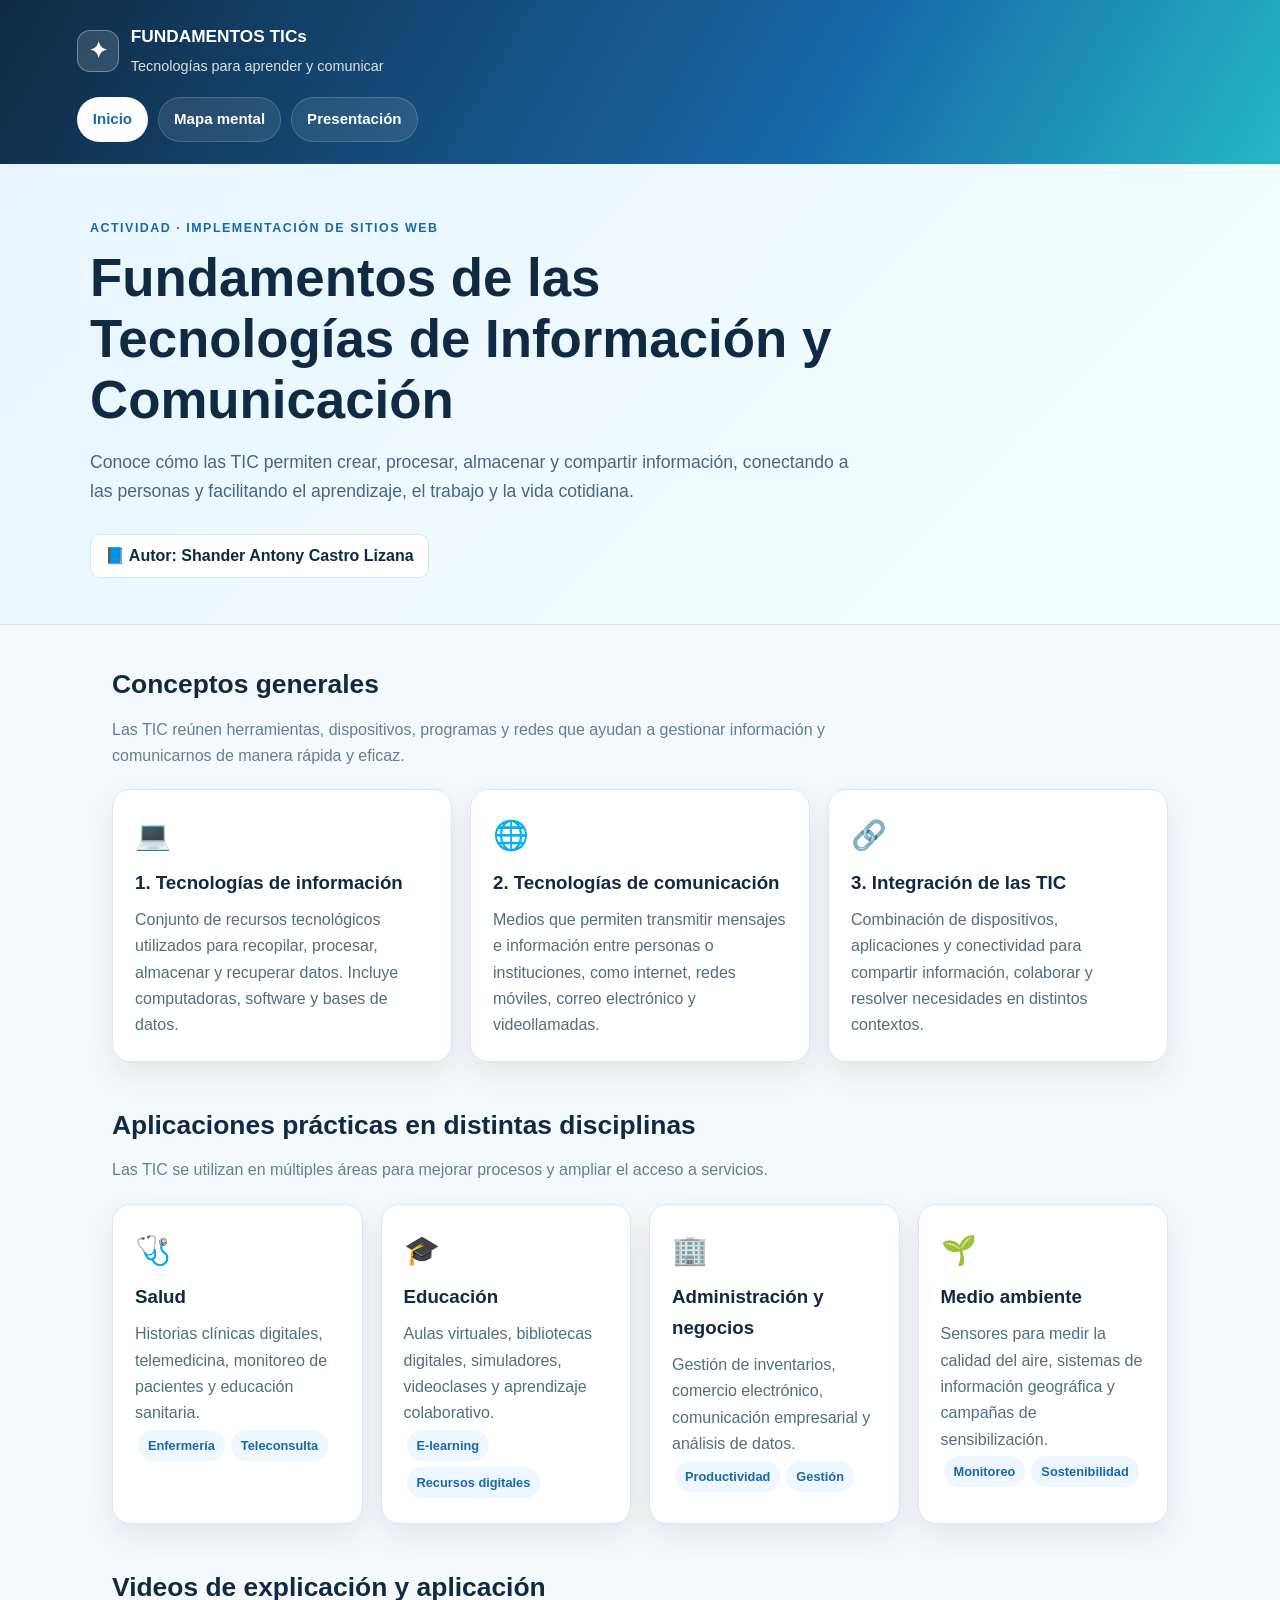
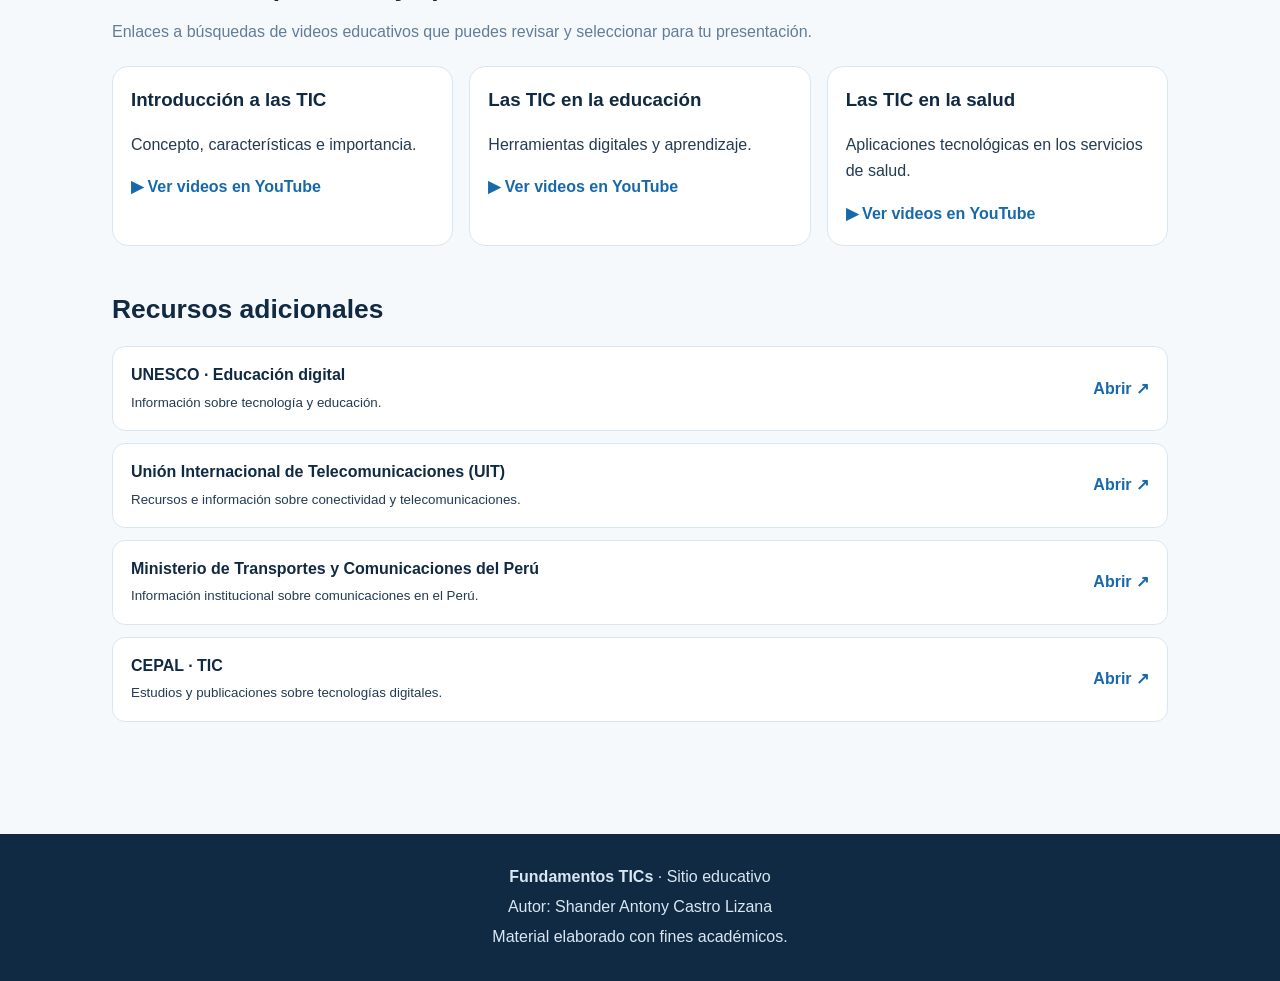
<file: fundamentos_tics/index.html>
<!doctype html>
<html lang="es"><head><meta charset="utf-8"><meta name="viewport" content="width=device-width,initial-scale=1"><title>Fundamentos TICs | Inicio</title><link rel="stylesheet" href="styles.css"></head><body>

<header><div class="brand"><div class="brand-mark">✦</div><div>FUNDAMENTOS TICs<br><small style="font-weight:500;opacity:.85">Tecnologías para aprender y comunicar</small></div></div>
<nav><a class="active" href="index.html">Inicio</a><a class="" href="mapa-mental.html">Mapa mental</a><a class="" href="presentacion.html">Presentación</a></nav></header>
<section class="hero"><div class="hero-inner"><div class="eyebrow">Actividad · Implementación de sitios web</div><h1>Fundamentos de las<br>Tecnologías de Información y Comunicación</h1><p>Conoce cómo las TIC permiten crear, procesar, almacenar y compartir información, conectando a las personas y facilitando el aprendizaje, el trabajo y la vida cotidiana.</p><div class="hero-badge">📘 Autor: Shander Antony Castro Lizana</div></div></section>
<main>
<section class="section"><h2>Conceptos generales</h2><p class="section-intro">Las TIC reúnen herramientas, dispositivos, programas y redes que ayudan a gestionar información y comunicarnos de manera rápida y eficaz.</p>
<div class="grid">
<article class="card"><div class="emoji">💻</div><h3>1. Tecnologías de información</h3><p>Conjunto de recursos tecnológicos utilizados para recopilar, procesar, almacenar y recuperar datos. Incluye computadoras, software y bases de datos.</p></article>
<article class="card"><div class="emoji">🌐</div><h3>2. Tecnologías de comunicación</h3><p>Medios que permiten transmitir mensajes e información entre personas o instituciones, como internet, redes móviles, correo electrónico y videollamadas.</p></article>
<article class="card"><div class="emoji">🔗</div><h3>3. Integración de las TIC</h3><p>Combinación de dispositivos, aplicaciones y conectividad para compartir información, colaborar y resolver necesidades en distintos contextos.</p></article>
</div></section>
<section class="section"><h2>Aplicaciones prácticas en distintas disciplinas</h2><p class="section-intro">Las TIC se utilizan en múltiples áreas para mejorar procesos y ampliar el acceso a servicios.</p>
<div class="grid">
<article class="card"><div class="emoji">🩺</div><h3>Salud</h3><p>Historias clínicas digitales, telemedicina, monitoreo de pacientes y educación sanitaria.</p><span class="pill">Enfermería</span><span class="pill">Teleconsulta</span></article>
<article class="card"><div class="emoji">🎓</div><h3>Educación</h3><p>Aulas virtuales, bibliotecas digitales, simuladores, videoclases y aprendizaje colaborativo.</p><span class="pill">E-learning</span><span class="pill">Recursos digitales</span></article>
<article class="card"><div class="emoji">🏢</div><h3>Administración y negocios</h3><p>Gestión de inventarios, comercio electrónico, comunicación empresarial y análisis de datos.</p><span class="pill">Productividad</span><span class="pill">Gestión</span></article>
<article class="card"><div class="emoji">🌱</div><h3>Medio ambiente</h3><p>Sensores para medir la calidad del aire, sistemas de información geográfica y campañas de sensibilización.</p><span class="pill">Monitoreo</span><span class="pill">Sostenibilidad</span></article>
</div></section>
<section class="section"><h2>Videos de explicación y aplicación</h2><p class="section-intro">Enlaces a búsquedas de videos educativos que puedes revisar y seleccionar para tu presentación.</p>
<div class="video-grid">
<div class="video"><h3>Introducción a las TIC</h3><p>Concepto, características e importancia.</p><a href="https://www.youtube.com/results?search_query=fundamentos+TIC+concepto+caracteristicas" target="_blank" rel="noopener">▶ Ver videos en YouTube</a></div>
<div class="video"><h3>Las TIC en la educación</h3><p>Herramientas digitales y aprendizaje.</p><a href="https://www.youtube.com/results?search_query=uso+de+las+TIC+en+la+educacion" target="_blank" rel="noopener">▶ Ver videos en YouTube</a></div>
<div class="video"><h3>Las TIC en la salud</h3><p>Aplicaciones tecnológicas en los servicios de salud.</p><a href="https://www.youtube.com/results?search_query=TIC+en+salud+telemedicina" target="_blank" rel="noopener">▶ Ver videos en YouTube</a></div>
</div></section>
<section class="section"><h2>Recursos adicionales</h2><div class="resource-list">
<a class="resource" href="https://www.unesco.org/en/digital-education" target="_blank" rel="noopener"><div><strong>UNESCO · Educación digital</strong><br><small>Información sobre tecnología y educación.</small></div><span>Abrir ↗</span></a>
<a class="resource" href="https://www.itu.int/" target="_blank" rel="noopener"><div><strong>Unión Internacional de Telecomunicaciones (UIT)</strong><br><small>Recursos e información sobre conectividad y telecomunicaciones.</small></div><span>Abrir ↗</span></a>
<a class="resource" href="https://www.gob.pe/mtc" target="_blank" rel="noopener"><div><strong>Ministerio de Transportes y Comunicaciones del Perú</strong><br><small>Información institucional sobre comunicaciones en el Perú.</small></div><span>Abrir ↗</span></a>
<a class="resource" href="https://www.cepal.org/es/temas/tecnologias-informacion-comunicaciones" target="_blank" rel="noopener"><div><strong>CEPAL · TIC</strong><br><small>Estudios y publicaciones sobre tecnologías digitales.</small></div><span>Abrir ↗</span></a>
</div></section>
</main><footer><p><strong>Fundamentos TICs</strong> · Sitio educativo</p><p>Autor: Shander Antony Castro Lizana</p><p>Material elaborado con fines académicos.</p></footer><script src="script.js"></script></body></html>
</file>
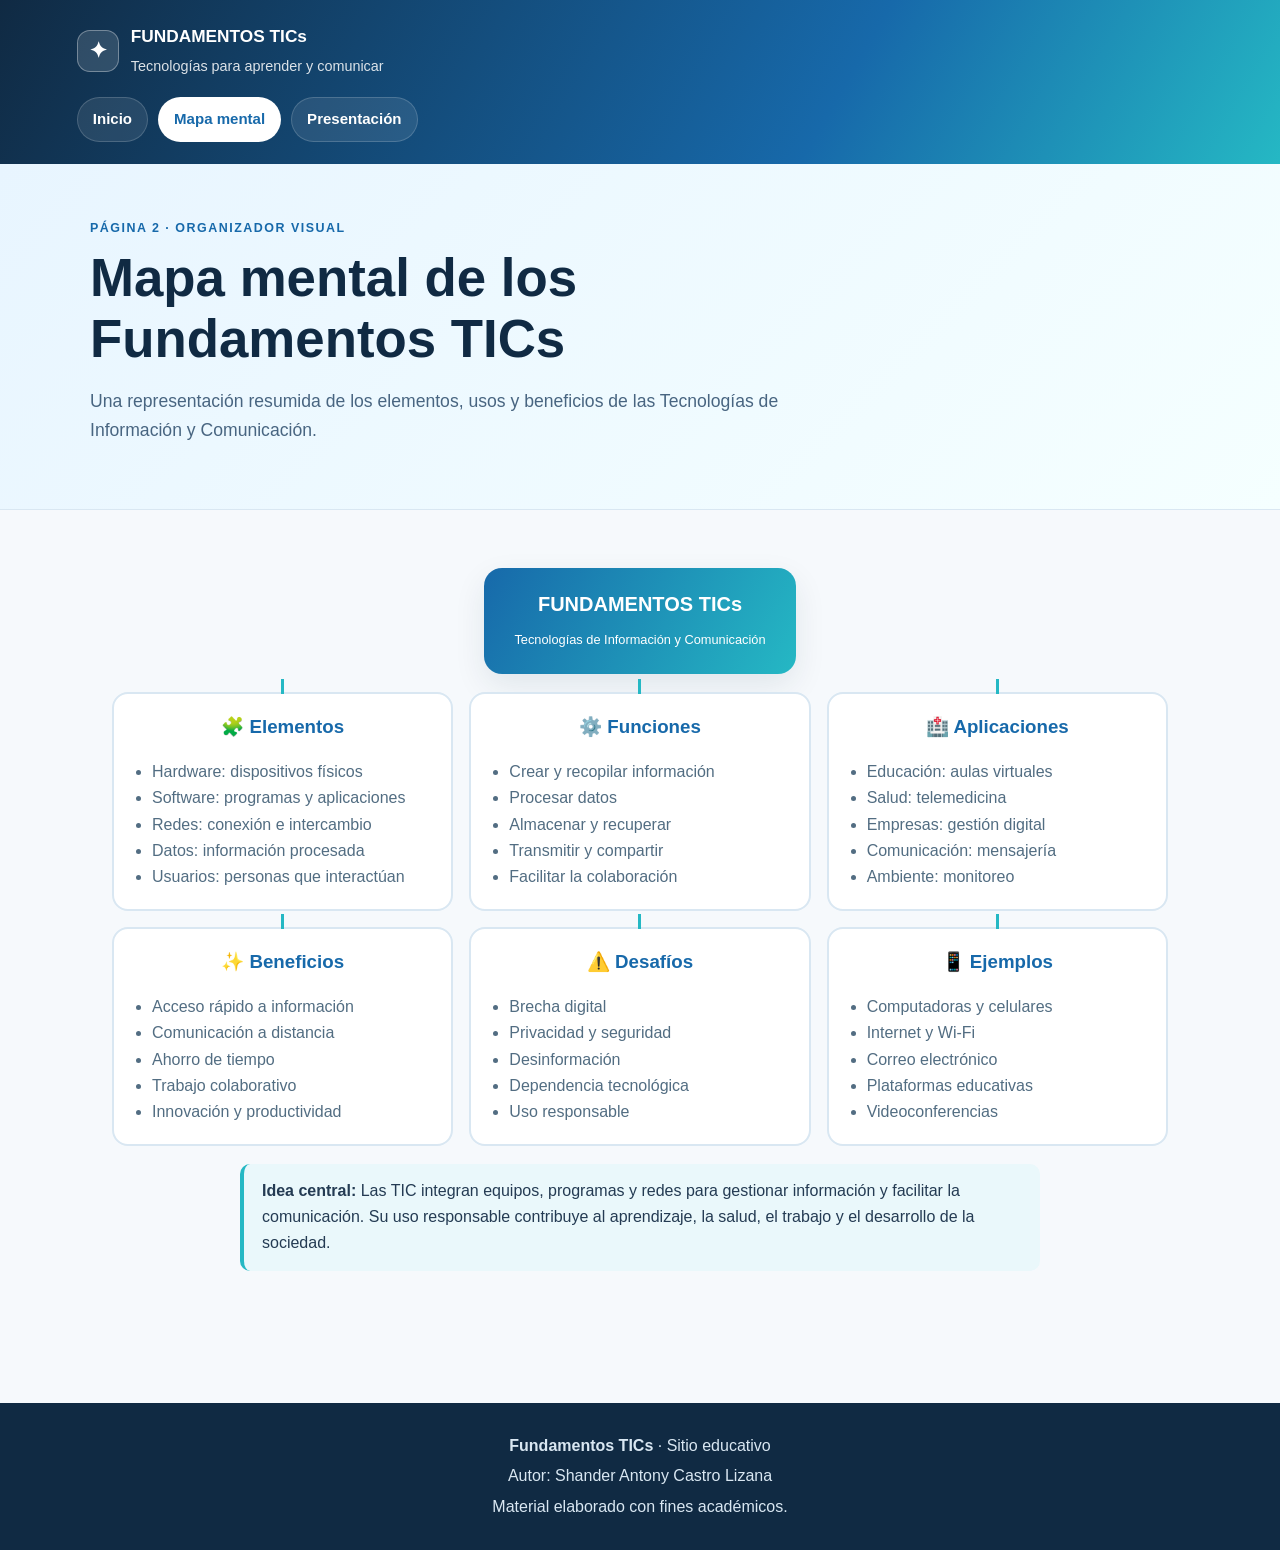
<file: fundamentos_tics/mapa-mental.html>
<!doctype html><html lang="es"><head><meta charset="utf-8"><meta name="viewport" content="width=device-width,initial-scale=1"><title>Fundamentos TICs | Mapa mental</title><link rel="stylesheet" href="styles.css"></head><body>

<header><div class="brand"><div class="brand-mark">✦</div><div>FUNDAMENTOS TICs<br><small style="font-weight:500;opacity:.85">Tecnologías para aprender y comunicar</small></div></div>
<nav><a class="" href="index.html">Inicio</a><a class="active" href="mapa-mental.html">Mapa mental</a><a class="" href="presentacion.html">Presentación</a></nav></header><section class="hero"><div class="hero-inner"><div class="eyebrow">Página 2 · Organizador visual</div><h1>Mapa mental de los<br>Fundamentos TICs</h1><p>Una representación resumida de los elementos, usos y beneficios de las Tecnologías de Información y Comunicación.</p></div></section>
<main><section class="section"><div class="mindmap"><div class="mind-root">FUNDAMENTOS TICs<br><small style="font-size:.8rem;font-weight:500">Tecnologías de Información y Comunicación</small></div><div class="branches">
<div class="branch"><h3>🧩 Elementos</h3><ul><li>Hardware: dispositivos físicos</li><li>Software: programas y aplicaciones</li><li>Redes: conexión e intercambio</li><li>Datos: información procesada</li><li>Usuarios: personas que interactúan</li></ul></div>
<div class="branch"><h3>⚙️ Funciones</h3><ul><li>Crear y recopilar información</li><li>Procesar datos</li><li>Almacenar y recuperar</li><li>Transmitir y compartir</li><li>Facilitar la colaboración</li></ul></div>
<div class="branch"><h3>🏥 Aplicaciones</h3><ul><li>Educación: aulas virtuales</li><li>Salud: telemedicina</li><li>Empresas: gestión digital</li><li>Comunicación: mensajería</li><li>Ambiente: monitoreo</li></ul></div>
<div class="branch"><h3>✨ Beneficios</h3><ul><li>Acceso rápido a información</li><li>Comunicación a distancia</li><li>Ahorro de tiempo</li><li>Trabajo colaborativo</li><li>Innovación y productividad</li></ul></div>
<div class="branch"><h3>⚠️ Desafíos</h3><ul><li>Brecha digital</li><li>Privacidad y seguridad</li><li>Desinformación</li><li>Dependencia tecnológica</li><li>Uso responsable</li></ul></div>
<div class="branch"><h3>📱 Ejemplos</h3><ul><li>Computadoras y celulares</li><li>Internet y Wi-Fi</li><li>Correo electrónico</li><li>Plataformas educativas</li><li>Videoconferencias</li></ul></div>
</div><div class="mind-note"><strong>Idea central:</strong> Las TIC integran equipos, programas y redes para gestionar información y facilitar la comunicación. Su uso responsable contribuye al aprendizaje, la salud, el trabajo y el desarrollo de la sociedad.</div></div></section></main><footer><p><strong>Fundamentos TICs</strong> · Sitio educativo</p><p>Autor: Shander Antony Castro Lizana</p><p>Material elaborado con fines académicos.</p></footer></body></html>
</file>
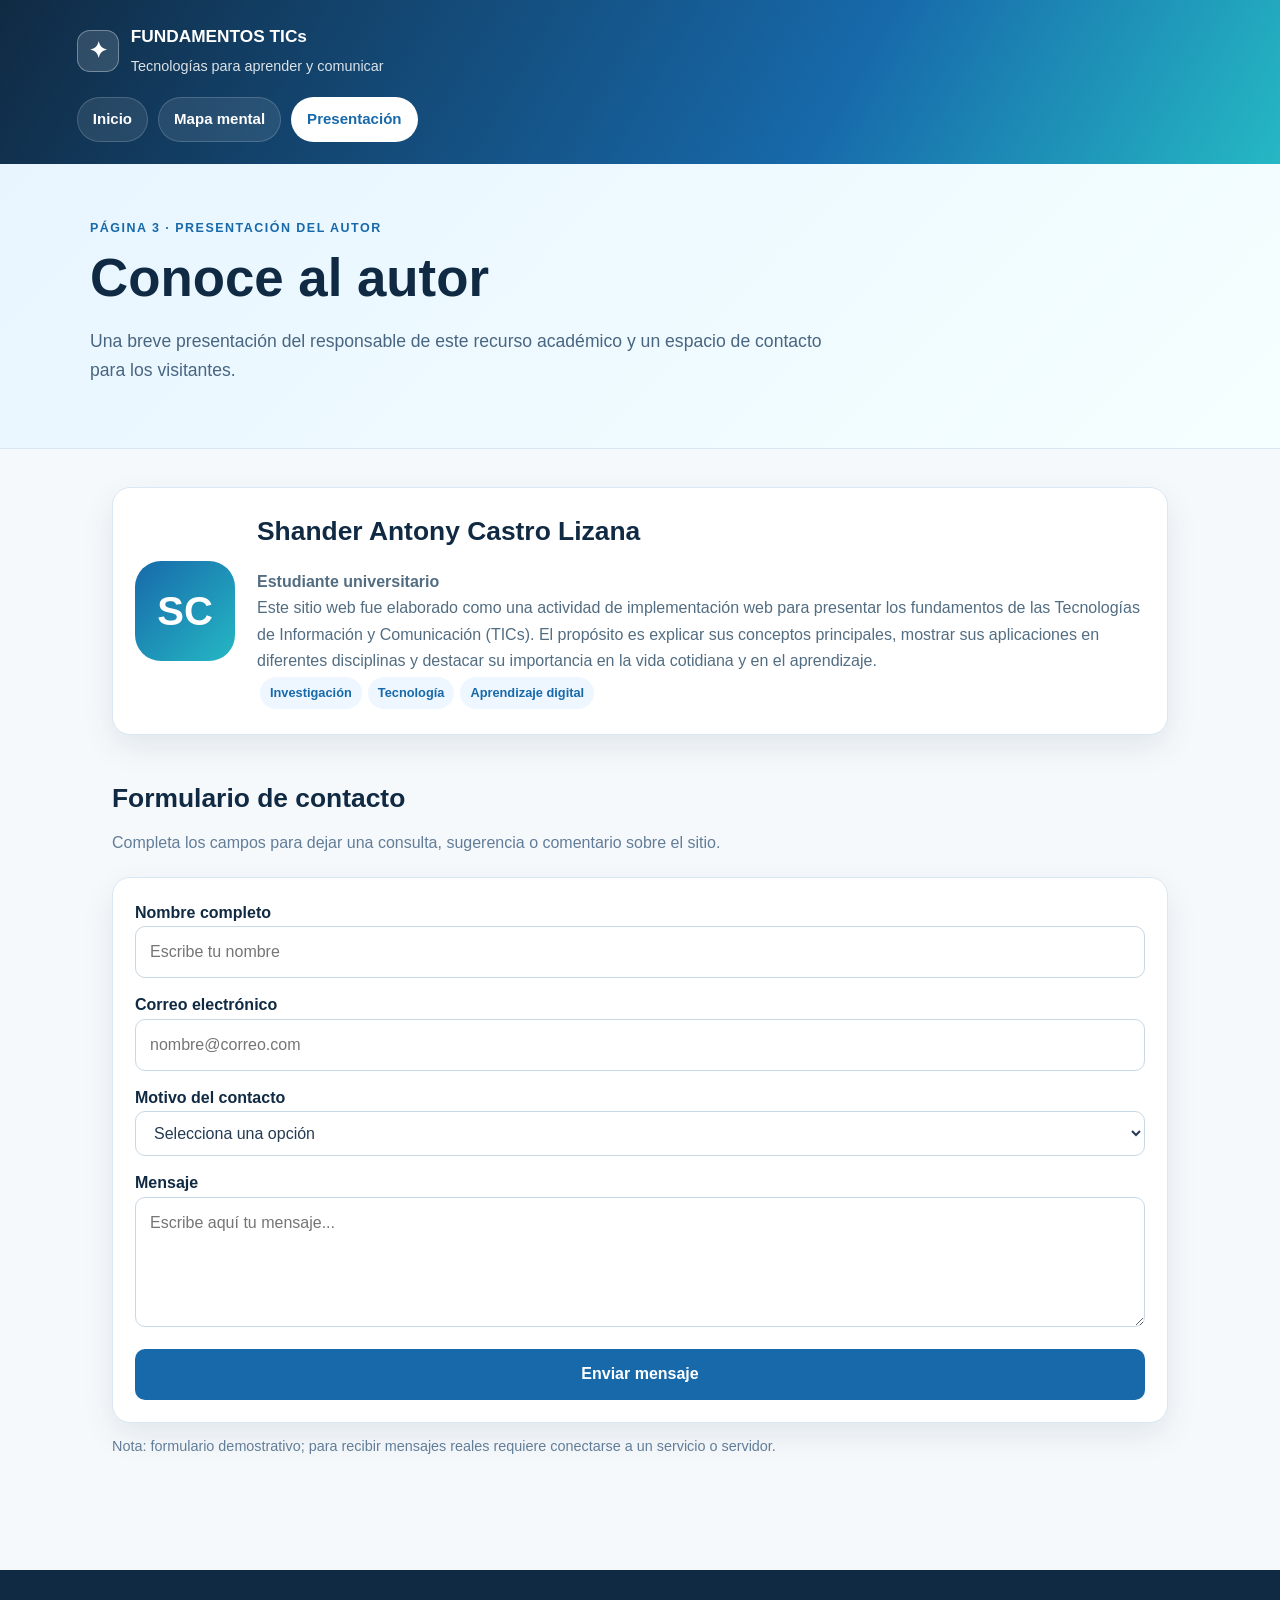
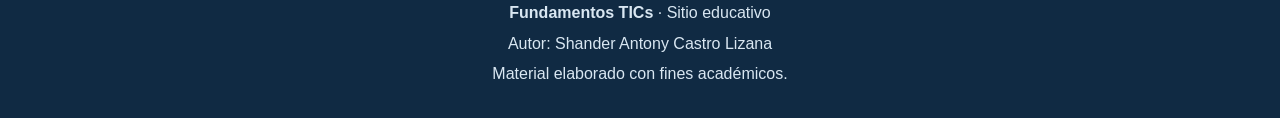
<file: fundamentos_tics/presentacion.html>
<!doctype html><html lang="es"><head><meta charset="utf-8"><meta name="viewport" content="width=device-width,initial-scale=1"><title>Fundamentos TICs | Presentación</title><link rel="stylesheet" href="styles.css"></head><body>

<header><div class="brand"><div class="brand-mark">✦</div><div>FUNDAMENTOS TICs<br><small style="font-weight:500;opacity:.85">Tecnologías para aprender y comunicar</small></div></div>
<nav><a class="" href="index.html">Inicio</a><a class="" href="mapa-mental.html">Mapa mental</a><a class="active" href="presentacion.html">Presentación</a></nav></header><section class="hero"><div class="hero-inner"><div class="eyebrow">Página 3 · Presentación del autor</div><h1>Conoce al autor</h1><p>Una breve presentación del responsable de este recurso académico y un espacio de contacto para los visitantes.</p></div></section>
<main><section class="section"><div class="card profile"><div class="avatar">SC</div><div class="profile-text"><h2>Shander Antony Castro Lizana</h2><p><strong>Estudiante universitario</strong></p><p>Este sitio web fue elaborado como una actividad de implementación web para presentar los fundamentos de las Tecnologías de Información y Comunicación (TICs). El propósito es explicar sus conceptos principales, mostrar sus aplicaciones en diferentes disciplinas y destacar su importancia en la vida cotidiana y en el aprendizaje.</p><span class="pill">Investigación</span><span class="pill">Tecnología</span><span class="pill">Aprendizaje digital</span></div></div></section>
<section class="section"><h2>Formulario de contacto</h2><p class="section-intro">Completa los campos para dejar una consulta, sugerencia o comentario sobre el sitio.</p><div class="card"><form id="contact-form">
<div><label for="nombre">Nombre completo</label><input id="nombre" name="nombre" placeholder="Escribe tu nombre" required></div>
<div><label for="correo">Correo electrónico</label><input id="correo" name="correo" type="email" placeholder="nombre@correo.com" required></div>
<div><label for="motivo">Motivo del contacto</label><select id="motivo" name="motivo" required><option value="">Selecciona una opción</option><option>Consulta</option><option>Sugerencia</option><option>Comentario</option><option>Solicitud de información</option></select></div>
<div><label for="mensaje">Mensaje</label><textarea id="mensaje" name="mensaje" placeholder="Escribe aquí tu mensaje..." required></textarea></div>
<button class="btn" type="submit">Enviar mensaje</button><div id="form-notice" class="notice" role="status"></div>
</form></div><p style="color:#627d98;font-size:.9rem;margin-top:12px">Nota: formulario demostrativo; para recibir mensajes reales requiere conectarse a un servicio o servidor.</p></section></main><footer><p><strong>Fundamentos TICs</strong> · Sitio educativo</p><p>Autor: Shander Antony Castro Lizana</p><p>Material elaborado con fines académicos.</p></footer><script src="script.js"></script></body></html>
</file>
<file: fundamentos_tics/styles.css>
:root{--navy:#102a43;--blue:#1769aa;--cyan:#25b8c4;--pale:#eef7ff;--ink:#243b53;--muted:#627d98;--white:#fff;--line:#d9e7f2;--shadow:0 12px 32px rgba(16,42,67,.09)}
*{box-sizing:border-box}body{margin:0;font-family:Inter,Segoe UI,Arial,sans-serif;color:var(--ink);background:#f6f9fc;line-height:1.65}
header{background:linear-gradient(120deg,#102a43,#1769aa 65%,#25b8c4);color:white;padding:22px 6%;position:relative}
.brand{display:flex;align-items:center;gap:12px;font-weight:800;font-size:1.08rem}.brand-mark{width:42px;height:42px;border-radius:13px;background:#ffffff22;border:1px solid #ffffff55;display:grid;place-items:center;font-size:1.35rem}
nav{display:flex;gap:10px;flex-wrap:wrap;margin-top:18px}nav a{color:#fff;text-decoration:none;padding:9px 15px;border-radius:999px;background:#ffffff17;border:1px solid #ffffff2b;font-weight:600;font-size:.94rem}nav a:hover,nav a.active{background:white;color:var(--blue)}
.hero{padding:54px 6% 46px;background:linear-gradient(135deg,#e8f5ff,#f5ffff);border-bottom:1px solid var(--line)}
.hero-inner{max-width:1100px;margin:auto}.eyebrow{color:var(--blue);font-weight:800;text-transform:uppercase;letter-spacing:.12em;font-size:.78rem}
h1{font-size:clamp(2rem,5vw,3.3rem);line-height:1.15;color:var(--navy);margin:10px 0 16px}h2{color:var(--navy);font-size:1.65rem;margin:0 0 15px}h3{color:var(--navy);margin:0 0 8px}.hero p{max-width:760px;font-size:1.1rem;color:#486581}.hero-badge{display:inline-block;margin-top:10px;background:white;border:1px solid var(--line);padding:8px 14px;border-radius:10px;font-weight:700;color:var(--navy)}
main{max-width:1100px;margin:0 auto;padding:38px 22px 70px}.section{margin-bottom:42px}.section-intro{color:var(--muted);max-width:780px;margin-top:-5px;margin-bottom:20px}
.grid{display:grid;grid-template-columns:repeat(auto-fit,minmax(230px,1fr));gap:18px}.card{background:white;border:1px solid var(--line);border-radius:18px;padding:22px;box-shadow:var(--shadow)}.card .emoji{font-size:1.8rem;margin-bottom:8px}.card p{margin:0;color:#526d82}.pill{display:inline-block;background:var(--pale);color:var(--blue);font-weight:700;padding:5px 10px;border-radius:999px;font-size:.8rem;margin:3px}
.resource-list{display:grid;gap:12px}.resource{display:flex;justify-content:space-between;gap:18px;align-items:center;background:white;border:1px solid var(--line);border-radius:13px;padding:15px 18px;text-decoration:none;color:var(--ink)}.resource strong{color:var(--navy)}.resource span{color:var(--blue);font-weight:700}
.video-grid{display:grid;grid-template-columns:repeat(auto-fit,minmax(240px,1fr));gap:16px}.video{background:#fff;border:1px solid var(--line);border-radius:16px;padding:18px}.video a{color:var(--blue);font-weight:700;text-decoration:none}
footer{background:var(--navy);color:#d9e7f2;padding:26px 6%;text-align:center}footer p{margin:4px}
.mindmap{display:flex;flex-direction:column;align-items:center;gap:18px;padding:20px 0}.mind-root{background:linear-gradient(120deg,#1769aa,#25b8c4);color:white;font-size:1.25rem;font-weight:800;padding:20px 30px;border-radius:18px;text-align:center;box-shadow:var(--shadow)}.branches{display:grid;grid-template-columns:repeat(3,1fr);gap:16px;width:100%}.branch{background:white;border:2px solid var(--line);border-radius:16px;padding:18px;text-align:center}.branch h3{color:var(--blue)}.branch ul{text-align:left;padding-left:20px;margin-bottom:0;color:#526d82}.branch:before{content:"";display:block;width:3px;height:15px;background:var(--cyan);margin:-33px auto 18px}.mind-note{background:#eaf8fb;border-left:4px solid var(--cyan);padding:14px 18px;border-radius:10px;max-width:800px}
.profile{display:flex;gap:22px;align-items:center;flex-wrap:wrap}.avatar{width:100px;height:100px;border-radius:26px;background:linear-gradient(135deg,#1769aa,#25b8c4);display:grid;place-items:center;color:white;font-size:2.5rem;font-weight:800}.profile-text{flex:1;min-width:230px}
form{display:grid;gap:14px}label{font-weight:700;color:var(--navy)}input,textarea,select{width:100%;padding:12px 14px;border:1px solid #c7d8e6;border-radius:10px;font:inherit;background:white;color:var(--ink)}textarea{min-height:130px;resize:vertical}.btn{border:0;border-radius:10px;padding:12px 18px;background:var(--blue);color:white;font:inherit;font-weight:800;cursor:pointer}.btn:hover{background:var(--navy)}.notice{display:none;background:#e8fff4;color:#126344;border:1px solid #b9ead4;padding:12px;border-radius:10px}
@media(max-width:700px){.branches{grid-template-columns:1fr}.hero{padding:38px 6%}.resource{align-items:flex-start;flex-direction:column}.branch:before{display:none}}
</file>
